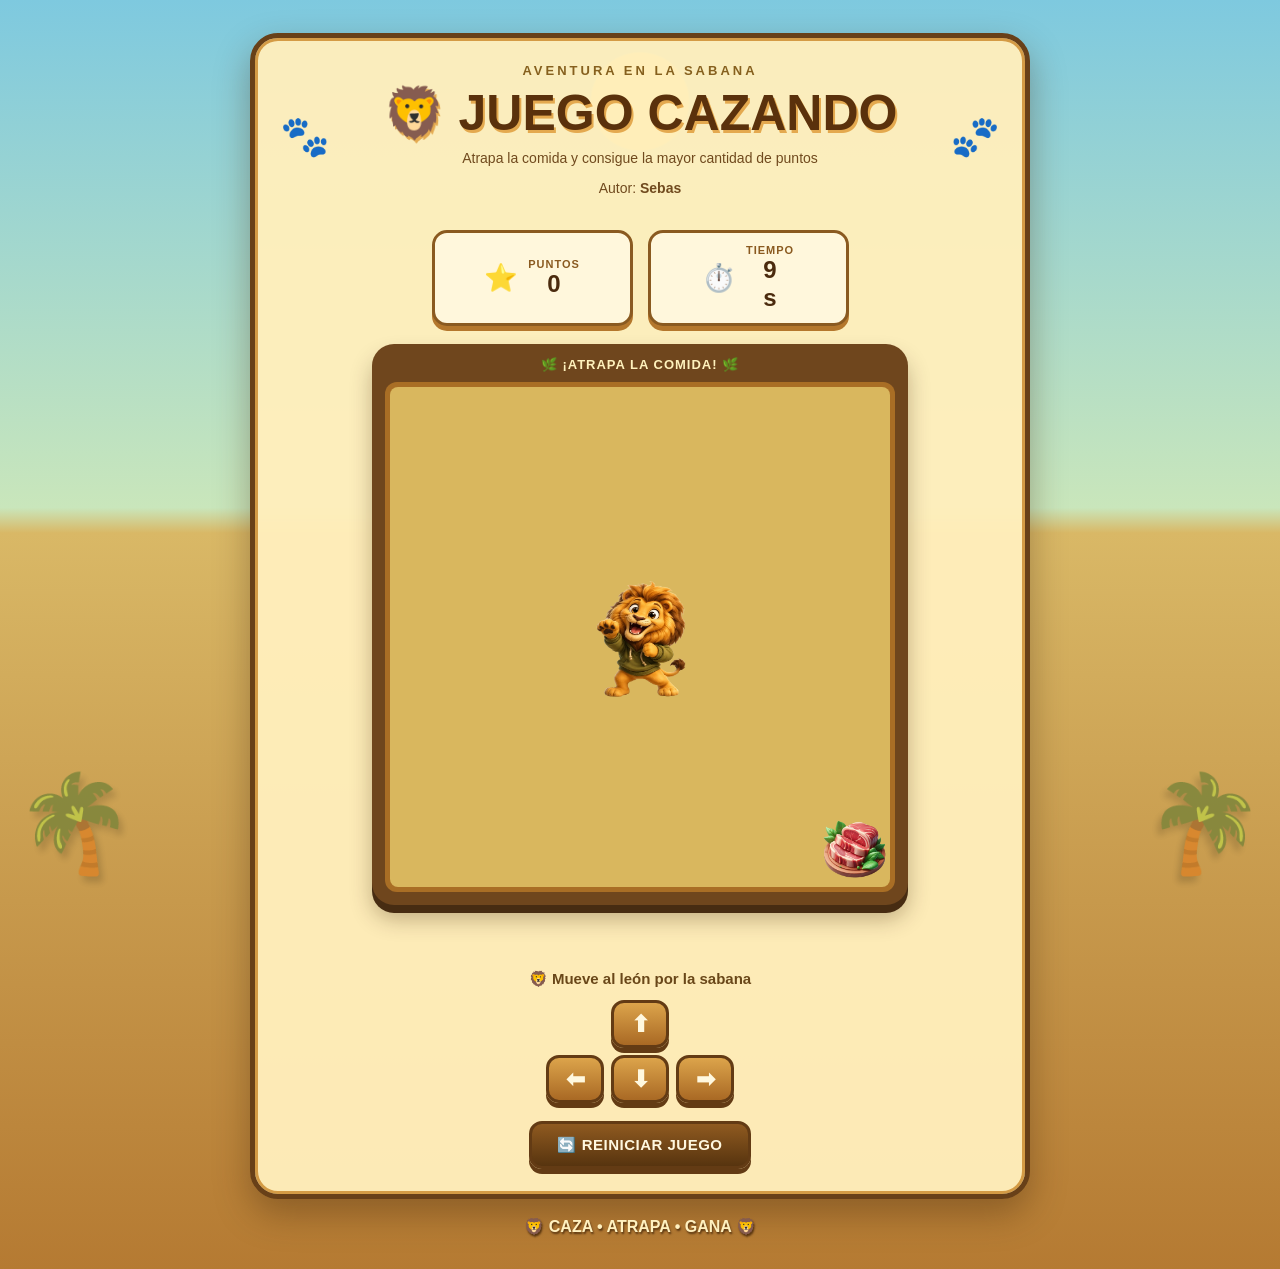
<file: index.html>
<!DOCTYPE html>
<html lang="es">

<head>
    <meta charset="UTF-8">
    <meta name="viewport" content="width=device-width, initial-scale=1.0">

    <title>Juego Cazando - La Sabana</title>

    <link rel="stylesheet" href="cazando.css">
</head>

<body onload="iniciarJuego()">

    <!-- Decoración de la página -->
    <div class="decoracion sabana-izquierda">🌴</div>
    <div class="decoracion sabana-derecha">🌴</div>

    <main class="contenedor-juego">

        <!-- ENCABEZADO -->
        <header class="encabezado">

            <div class="huella">🐾</div>

            <div class="titulo">
                <span>AVENTURA EN LA SABANA</span>

                <h1>🦁 JUEGO CAZANDO</h1>

                <p>
                    Atrapa la comida y consigue la mayor cantidad de puntos
                </p>

                <p class="autor">
                    Autor: <strong>Sebas</strong>
                </p>
            </div>

            <div class="huella">🐾</div>

        </header>


        <!-- MARCADOR -->
        <section class="marcador">

            <div class="tarjeta-dato">

                <div class="icono">⭐</div>

                <div>
                    <span>PUNTOS</span>
                    <strong id="puntos">0</strong>
                </div>

            </div>


            <div class="tarjeta-dato">

                <div class="icono">⏱️</div>

                <div>
                    <span>TIEMPO</span>
                    <strong>
                        <span id="tiempo">10</span>s
                    </strong>
                </div>

            </div>

        </section>


        <!-- ÁREA DEL JUEGO -->
        <section class="zona-juego">

            <div class="letrero">
                🌿 ¡ATRAPA LA COMIDA! 🌿
            </div>

            <div class="marco-canvas">

                <canvas
                    id="areaJuego"
                    width="500"
                    height="500">
                </canvas>

            </div>

        </section>


        <!-- MENSAJE -->
        <div class="zona-mensaje">

            <p id="mensaje"></p>

        </div>


        <!-- CONTROLES -->
        <section class="controles">

            <p class="instruccion">
                🦁 Mueve al león por la sabana
            </p>


            <div class="cruceta">

                <button onclick="moverArriba()">
                    ⬆
                </button>

                <div class="fila-controles">

                    <button onclick="moverIzquierda()">
                        ⬅
                    </button>

                    <button onclick="moverAbajo()">
                        ⬇
                    </button>

                    <button onclick="moverDerecha()">
                        ➡
                    </button>

                </div>

            </div>


            <button class="boton-reiniciar" onclick="reiniciar()">
                🔄 REINICIAR JUEGO
            </button>

        </section>

    </main>


    <footer>
        🦁 CAZA • ATRAPA • GANA 🦁
    </footer>


    <!-- TUS ARCHIVOS ORIGINALES -->
    <script src="cazando.js"></script>
    <script src="utils.js"></script>

</body>

</html>
</file>
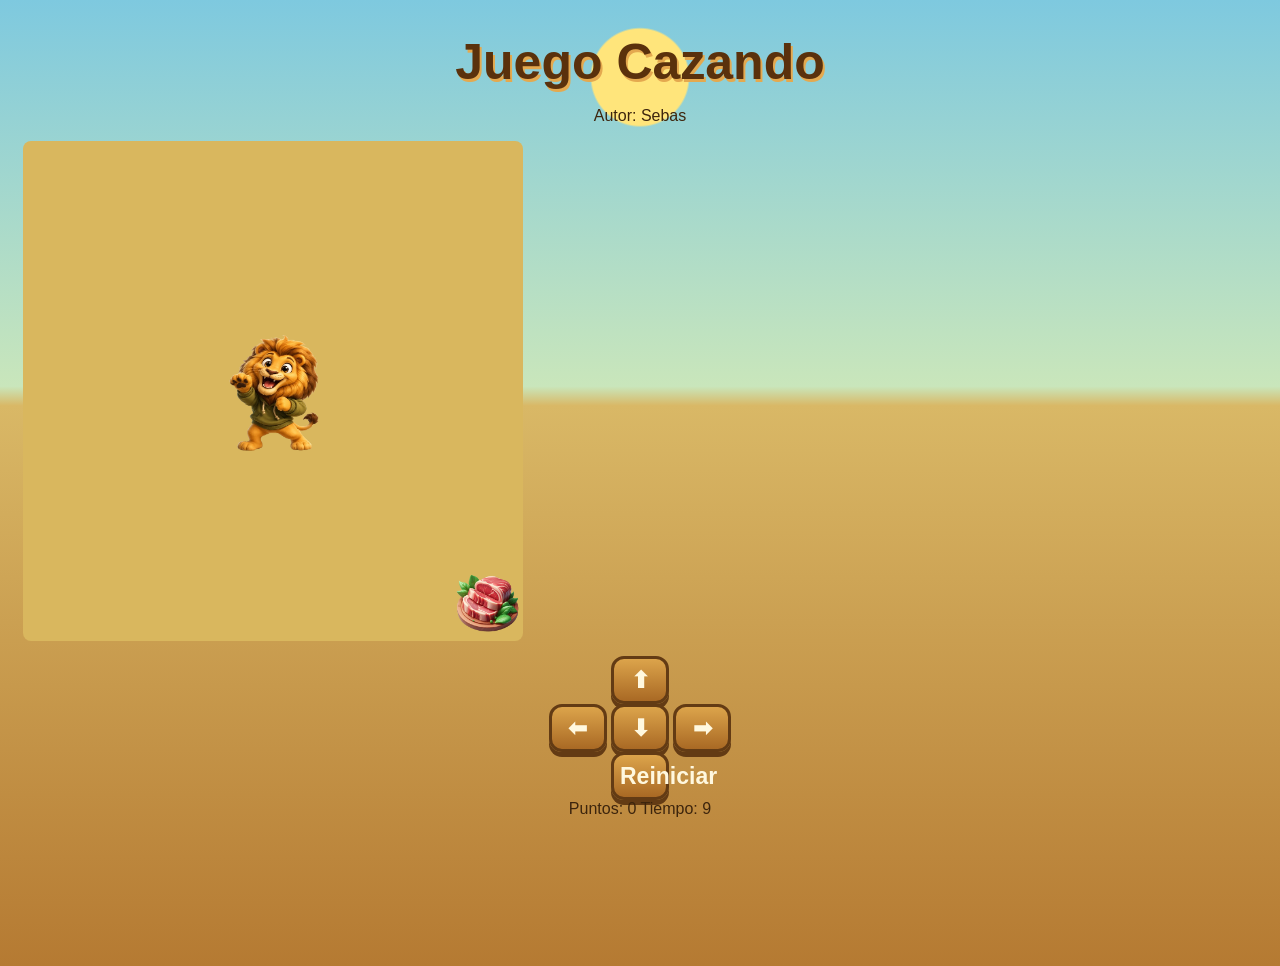
<file: cazando.html>
<!DOCTYPE html>
<html>
<head>
  <title>Juego Cazando</title>
  <link rel="stylesheet" href="cazando.css"/>

</head>
<body onload="iniciarJuego()">

  <h1>Juego Cazando</h1>
  <p>Autor: Sebas </p>
<canvas id="areaJuego" width="500" height="500"></canvas>

  <div class="controles">
    <button onclick="moverArriba()">⬆</button>
    <br>
    <button onclick="moverIzquierda()">⬅</button>
    <button onclick="moverAbajo()">⬇</button>
    <button onclick="moverDerecha()">➡</button>
    <br>
    <button onclick="reiniciar()">Reiniciar</button>
  </div>


  <div class="panel">
    <span>Puntos: <span id="puntos">0</span></span>
    <span>Tiempo: <span id="tiempo">10</span></span>
  </div>

  <p id="mensaje"></p>
  <script src="cazando.js"></script>
  <script src="utils.js"></script>
</body>
</html>
</file>
<file: cazando.css>
```css
* {
    margin: 0;
    padding: 0;
    box-sizing: border-box;
}


/* ============================= */
/* CUERPO DE LA PÁGINA */
/* ============================= */

body {

    min-height: 100vh;

    padding: 25px 15px;

    font-family: "Trebuchet MS", Arial, sans-serif;

    text-align: center;

    color: #3d250d;

    overflow-x: hidden;

    background:

        radial-gradient(
            circle at 50% 8%,
            #ffe57b 0px,
            #ffe57b 48px,
            transparent 50px
        ),

        linear-gradient(
            to bottom,
            #7ec9df 0%,
            #c9e6bb 40%,
            #d9b866 42%,
            #b57a32 100%
        );

}


/* ============================= */
/* DECORACIÓN LATERAL */
/* ============================= */

.decoracion {

    position: fixed;

    bottom: 20px;

    font-size: 95px;

    opacity: 0.75;

    z-index: -1;

    filter:
        drop-shadow(
            4px 6px 3px rgba(0, 0, 0, 0.2)
        );

}


.sabana-izquierda {

    left: 15px;

}


.sabana-derecha {

    right: 15px;

    transform: scaleX(-1);

}


/* ============================= */
/* CONTENEDOR PRINCIPAL */
/* ============================= */

.contenedor-juego {

    width: min(720px, 96vw);

    margin: auto;

    padding: 25px;

    border: 5px solid #684018;

    border-radius: 28px;

    background: rgba(255, 239, 188, 0.96);

    box-shadow:

        0 15px 35px rgba(58, 32, 9, 0.35),

        inset 0 0 0 3px #d49b45;

}


/* ============================= */
/* ENCABEZADO */
/* ============================= */

.encabezado {

    display: flex;

    align-items: center;

    justify-content: center;

    gap: 18px;

}


.titulo {

    flex: 1;

}


.titulo > span {

    display: block;

    margin-bottom: 6px;

    font-size: 13px;

    font-weight: bold;

    letter-spacing: 3px;

    color: #86601e;

}


h1 {

    margin: 0;

    font-size: clamp(30px, 6vw, 50px);

    color: #5a310c;

    text-shadow:

        2px 3px 0 #e4a94f;

}


.titulo p {

    margin-top: 8px;

    font-size: 14px;

    color: #704a1e;

}


.titulo .autor {

    margin-top: 4px;

}


.huella {

    font-size: 40px;

}


.huella:last-child {

    transform: scaleX(-1);

}


/* ============================= */
/* MARCADOR */
/* ============================= */

.marcador {

    display: flex;

    justify-content: center;

    gap: 15px;

    margin: 20px auto 18px;

}


.tarjeta-dato {

    min-width: 155px;

    display: flex;

    align-items: center;

    justify-content: center;

    gap: 10px;

    padding: 11px 20px;

    border: 3px solid #8a5a20;

    border-radius: 15px;

    background: #fff7dc;

    box-shadow:

        0 5px 0 #b4772c;

}


.icono {

    font-size: 27px;

}


.tarjeta-dato span {

    display: block;

}


.tarjeta-dato > div:last-child > span {

    font-size: 11px;

    font-weight: bold;

    letter-spacing: 1px;

    color: #8a5a20;

}


.tarjeta-dato strong {

    display: block;

    font-size: 24px;

    color: #4b2b0e;

}


/* ============================= */
/* ZONA DEL JUEGO */
/* ============================= */

.zona-juego {

    display: inline-block;

    padding: 13px;

    border-radius: 22px;

    background: #6f461d;

    box-shadow:

        0 8px 0 #472c12,

        0 14px 22px rgba(53, 30, 8, 0.3);

}


.letrero {

    margin-bottom: 10px;

    color: #fff2bd;

    font-size: 13px;

    font-weight: bold;

    letter-spacing: 1px;

}


/* ============================= */
/* CANVAS */
/* ============================= */

.marco-canvas {

    padding: 5px;

    border-radius: 12px;

    background: #a96e25;

}


canvas {

    display: block;

    width: min(500px, 80vw);

    height: min(500px, 80vw);

    max-width: 500px;

    max-height: 500px;

    border-radius: 8px;

    background: #d9b75e;

}


/* ============================= */
/* MENSAJE */
/* ============================= */

.zona-mensaje {

    min-height: 30px;

    margin-top: 15px;

}


#mensaje {

    font-size: 20px;

    font-weight: bold;

    color: #71320c;

}


/* ============================= */
/* CONTROLES */
/* ============================= */

.controles {

    margin-top: 15px;

}


.instruccion {

    margin-bottom: 12px;

    font-size: 15px;

    font-weight: bold;

    color: #694719;

}


/* ============================= */
/* CRUCETA */
/* ============================= */

.cruceta {

    display: flex;

    flex-direction: column;

    align-items: center;

    gap: 7px;

}


.fila-controles {

    display: flex;

    gap: 7px;

}


/* ============================= */
/* BOTONES */
/* ============================= */

button {

    width: 58px;

    height: 48px;

    border: 3px solid #633b14;

    border-radius: 13px;

    background:
        linear-gradient(
            #dca44b,
            #a96924
        );

    color: #fff8df;

    font-size: 23px;

    font-weight: bold;

    cursor: pointer;

    box-shadow:

        0 5px 0 #633b14;

    transition:

        transform 0.12s,

        box-shadow 0.12s,

        filter 0.12s;

}


button:hover {

    filter: brightness(1.12);

    transform: translateY(-2px);

}


button:active {

    transform: translateY(4px);

    box-shadow: 0 1px 0 #633b14;

}


/* ============================= */
/* BOTÓN REINICIAR */
/* ============================= */

.boton-reiniciar {

    width: auto;

    height: auto;

    margin-top: 18px;

    padding: 12px 25px;

    font-size: 15px;

    letter-spacing: 0.5px;

    background:
        linear-gradient(
            #8f5a20,
            #57340f
        );

}


/* ============================= */
/* PIE DE PÁGINA */
/* ============================= */

footer {

    margin-top: 18px;

    font-weight: bold;

    color: #fff1c0;

    text-shadow:

        1px 2px 2px #57340f;

}


/* ============================= */
/* CELULARES */
/* ============================= */

@media (max-width: 600px) {

    body {

        padding: 12px 8px;

    }


    .contenedor-juego {

        padding: 17px 10px 20px;

        border-radius: 20px;

    }


    .huella,
    .decoracion {

        display: none;

    }


    .marcador {

        gap: 7px;

    }


    .tarjeta-dato {

        min-width: 125px;

        padding: 8px 10px;

    }

}
```
</file>
